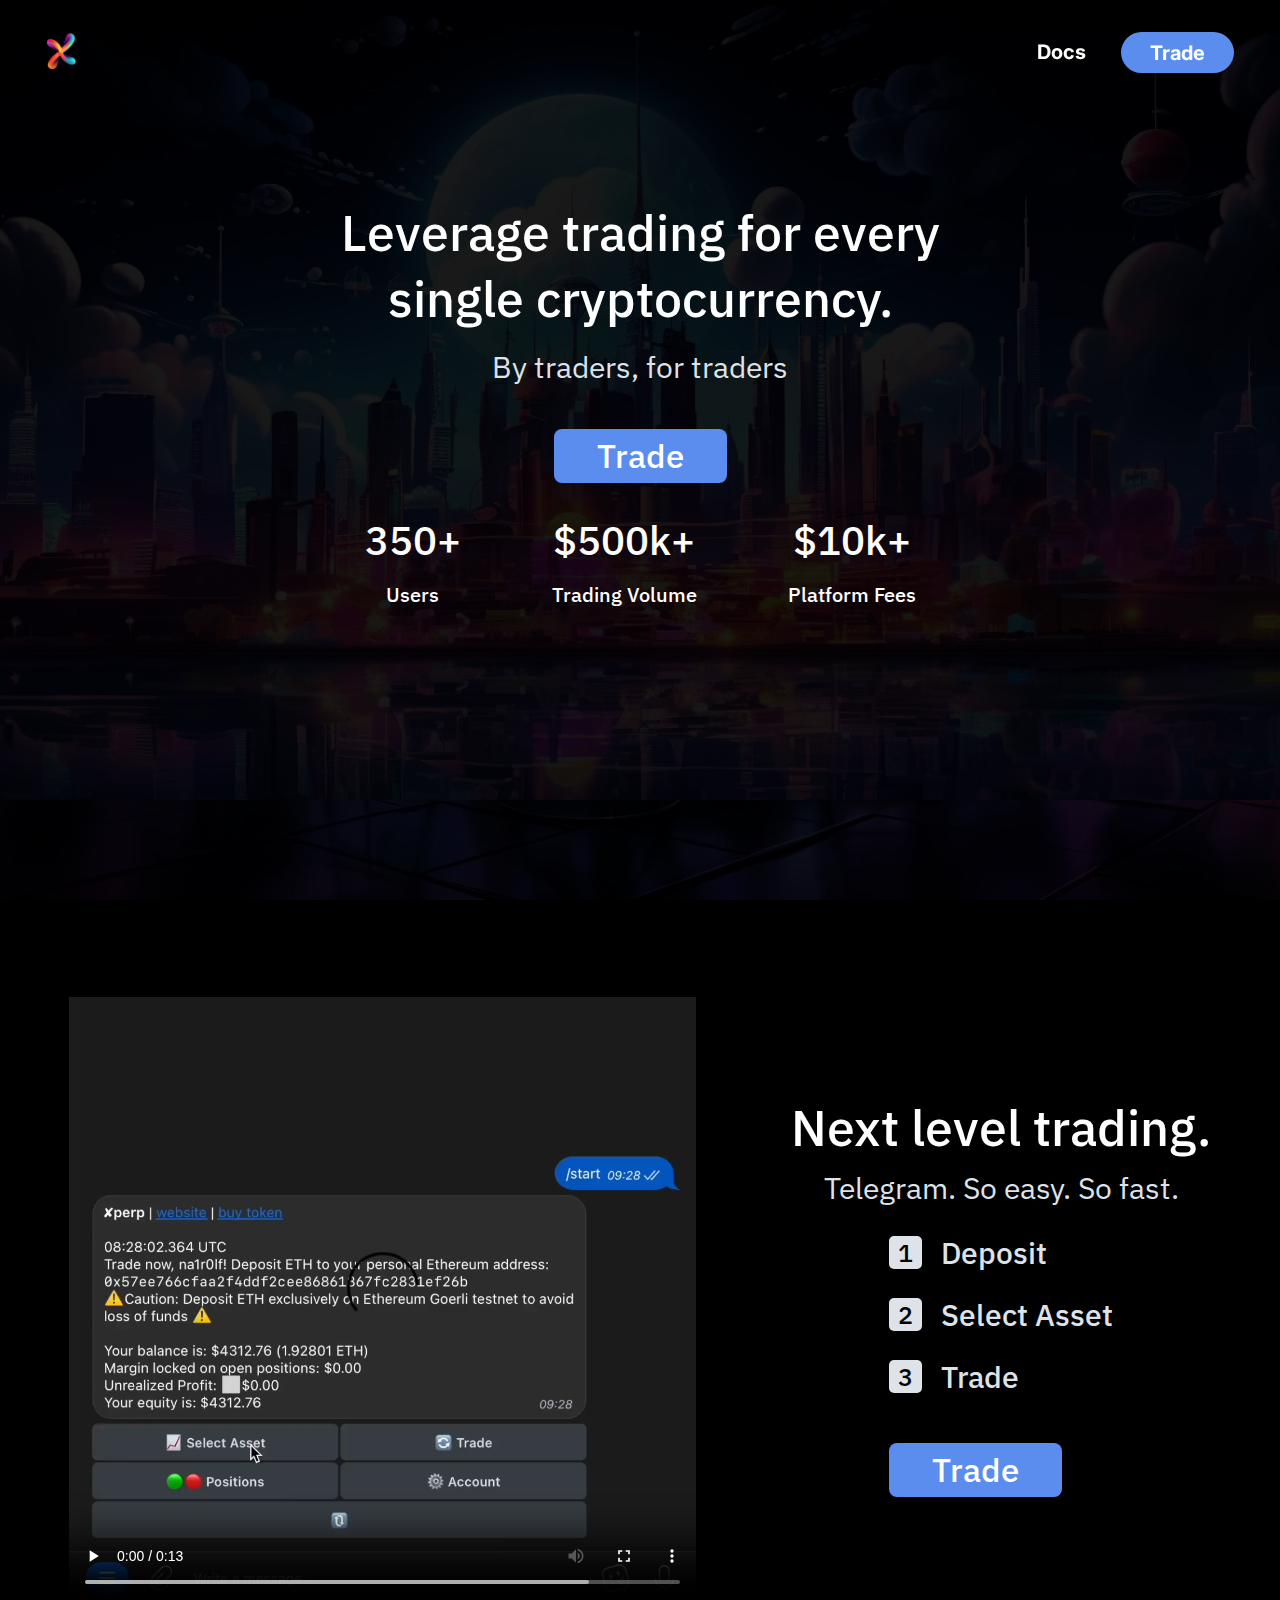
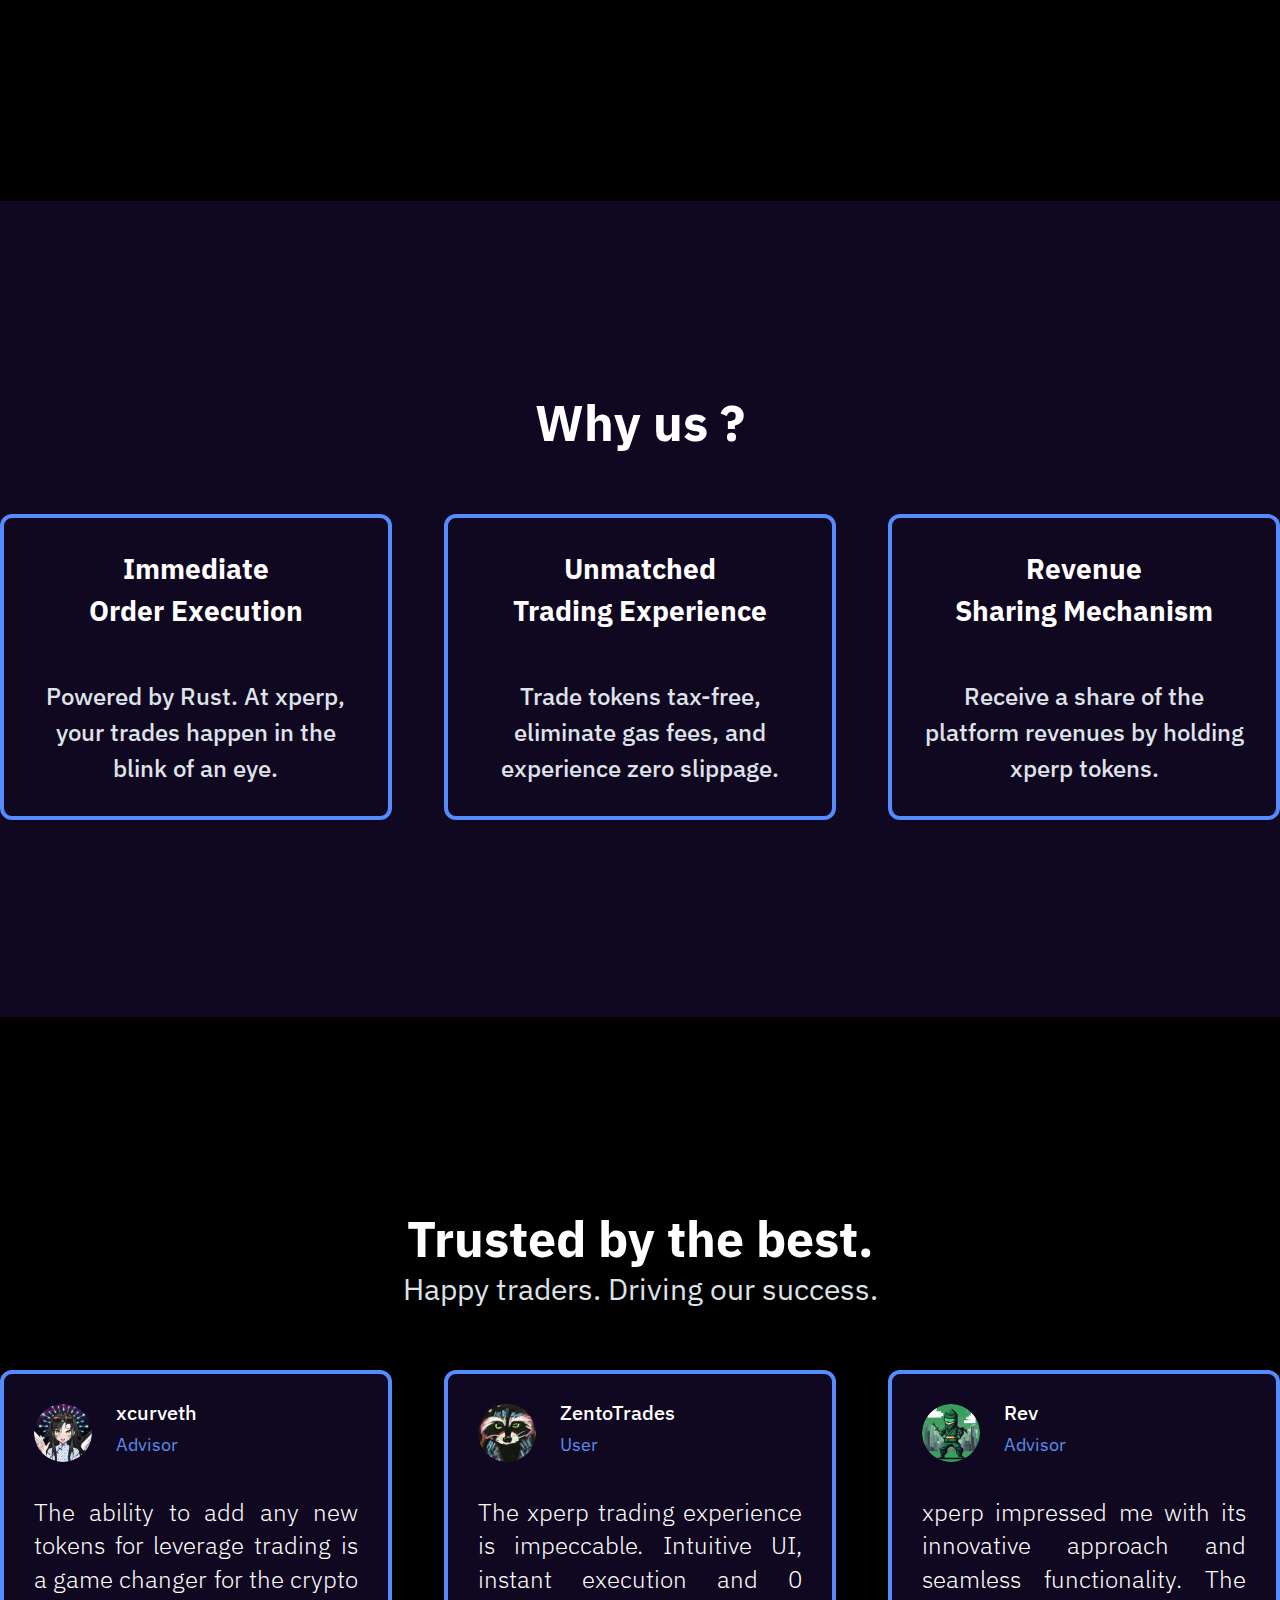
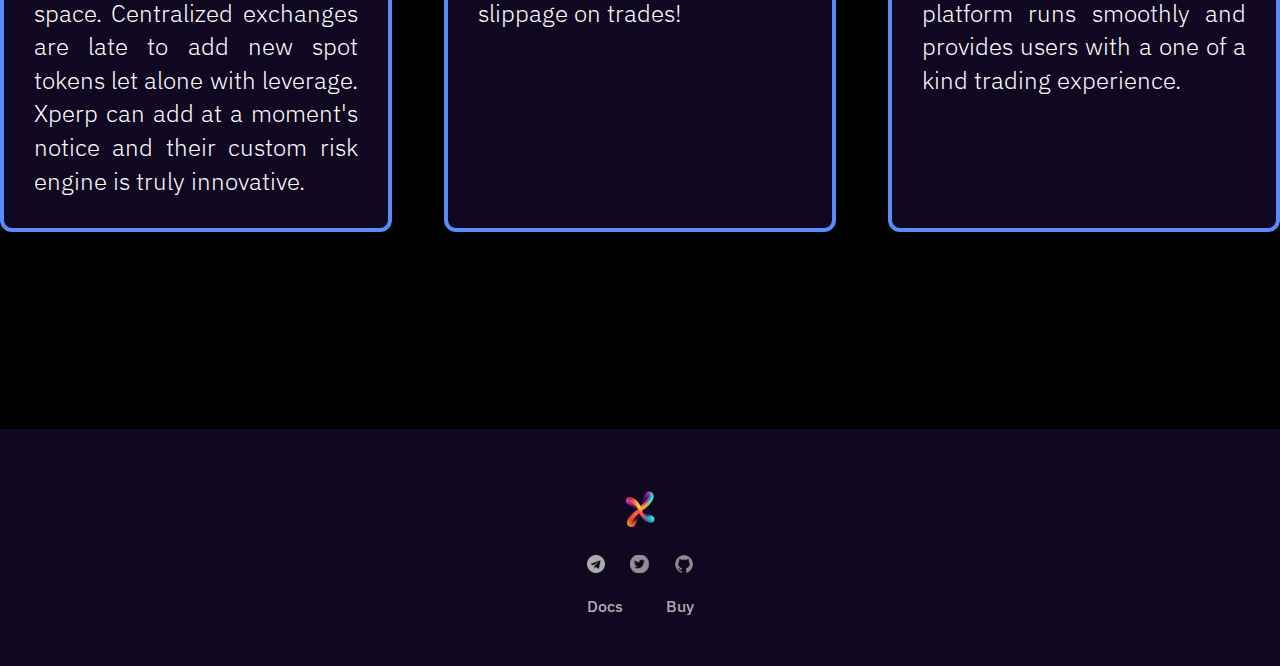
<file: index.html>
<!DOCTYPE html>
<html lang="en">

<head>
    <title>Home</title>
    <meta name="viewport" content="width=device-width, initial-scale=1.0" />
    <meta charset="utf-8" />
    <meta name="description" content="Powered by Rust. At xperp, your trades happen in the blink of an eye">
    <meta property="twitter:card" content="summary_large_image" />
    <link rel="preconnect" href="https://fonts.googleapis.com">
    <link rel="icon" type="image/x-icon" href="images/favicon.ico">
    <link rel="preconnect" href="https://fonts.gstatic.com" crossorigin>
    <link href="https://fonts.googleapis.com/css2?family=IBM+Plex+Sans:wght@300;400;500;700&family=Inter:wght@400;500;700&display=swap" rel="stylesheet">
    <link rel="stylesheet" type="text/css" href="css/style.css?v=c2654rtple431">
    <!-- Blockchain-Ads Tracking Script -->
    <script>
        var _mtm = window._mtm = window._mtm || [];
        _mtm.push({'mtm.startTime': (new Date().getTime()), 'event': 'mtm.Start'});
        (function() {
        var d=document, g=d.createElement('script'), s=d.getElementsByTagName('script')[0];
        g.async=true;
        g.src='https://cdn.matomo.cloud/blockchainads.matomo.cloud/container_pd0roJ68.js';
        s.parentNode.insertBefore(g,s);
        })();
    </script>
    <!-- End Blockchain-Ads Tracking Script -->
    
    <!-- Google tag (gtag.js) -->
    <script async src="https://www.googletagmanager.com/gtag/js?id=AW-11471461564"></script>
    <script>
        window.dataLayer = window.dataLayer || [];
        function gtag(){dataLayer.push(arguments);}
        gtag('js', new Date());
        gtag('config', 'AW-11471461564');
    </script>
</head>

<body>
    <header id="fixed-nav" class="header">
        <div class="container1 grid-1 mobile-container">
            <div class="logo">
                <a href="" aria-label="Compnay Logo">
                    <img src="images/logo.svg" alt="Logo">
                </a>
            </div>
            <nav class="navbar d-flex" id="menu">
                <ul class="nav-list d-flex">
                    <li><a href="https://xperp.gitbook.io/xperp-docs/">Docs</a></li>
                    <li class="active"><a href="https://t.me/xperp_bot">Trade</a></li>
                </ul>
            </nav>
        </div>
    </header>
    <section class="bg-scroll banner bg-backdrop pb-197" style="background-image: url('images/banner-bg.webp');">
        <div class="container1 text-center">
            <div class="title-style">
                <h1>Leverage trading for every <br>single cryptocurrency.</h1>
                <p>By traders, for traders</p>
            </div>
            <div class="btn_wrap mb-43">
                <a href="https://t.me/xperp_bot" target="_blank" class="button">Trade</a>
            </div>
            <div class="banner-content">
                <ul class="d-flex">
                    <li class="d-flex">
                        <span class="count">350+</span>
                        <span class="text">Users</span>
                    </li>
                    <li class="d-flex">
                        <span class="count">$500k+</span>
                        <span class="text">Trading Volume</span>
                    </li>
                    <li class="d-flex">
                        <span class="count">$10k+</span>
                        <span class="text">Platform Fees</span>
                    </li>
                </ul>
            </div>
        </div>
    </section>
    <section id="Product" class="bg-backdrop bg-scroll pt-197 pb-197" style="background-image: url('images/Next-level-trading.webp');">
        <div class="container2">
            <div class="grid-1">
                <div class="video-container">
                    <video id="product-video" controls>
                        <source src="images/DemoVid.mp4" type="video/mp4">
                        <source src="images/DemoVid.mp4" type="video/mp4">
                    </video>
                </div>
                <div class="trading-level text-center">
                    <div class="title-style title-style1">
                        <h2>Next level trading.</h2>
                        <p> Telegram. So easy. So fast.</p>
                    </div>
                    <ul>
                        <li class="d-flex">
                            <span class="feature-count d-flex">1</span>
                            <span class="feature-text">Deposit</span>
                        </li>
                        <li class="d-flex">
                            <span class="feature-count d-flex">2</span>
                            <span class="feature-text">Select Asset</span>
                        </li>
                        <li class="d-flex">
                            <span class="feature-count d-flex">3</span>
                            <span class="feature-text">Trade</span>
                        </li>
                        <li class="d-flex">
                            <div class="btn_wrap">
                                <a href="https://t.me/xperp_bot" target="_blank" class="button">Trade</a>
                            </div>
                        </li>
                    </ul>
                </div>
            </div>
        </div>
    </section>
    <section class="pt-197 pb-197 feature-section" id="Features">
        <div class="container3">
            <div class="title-style3 text-center">
                <h2>Why us ?</h2>
            </div>
            <div class="grid-2 text-center">
                <div class="features-item">
                    <h3>Immediate <br>Order Execution</h3>
                    <p class="w1">Powered by Rust. At xperp, your trades happen in the blink of an eye.</p>
                </div>
                <div class="features-item">
                    <h3>Unmatched <br>Trading Experience</h3>
                    <p class="w2">Trade tokens tax-free, eliminate gas fees, and experience zero slippage.</p>
                </div>
                <div class="features-item">
                    <h3>Revenue <br>Sharing Mechanism</h3>
                    <p class="w3">Receive a share of the platform revenues by holding xperp tokens.</p>
                </div>
            </div>
        </div>
    </section>
    <section class="bg-scroll bg-backdrop pt-197 pb-197" id="Reviews" style="background-image: url('images/banner-bg.webp');">
        <div class="container3">
            <div class="title-style title-style3 text-center">
                <h2>Trusted by the best.</h2>
                <p>Happy traders. Driving our success.</p>
            </div>
            <div class="grid-2">
                <div class="happy-traders">
                    <div class="traders-info traders1 d-flex">
                        <div>
                            <img src="images/icon1.png" alt="">
                        </div>
                        <div>
                            <h4>xcurveth</h4>
                            <p>Advisor</p>
                        </div>
                    </div>
                    <p class="w1">The ability to add any new tokens for leverage trading is a game changer for the crypto space. Centralized exchanges are late to add new spot tokens let alone with leverage. Xperp can add at a moment's notice and their custom risk engine is truly innovative.</p>
                </div>
                <div class="happy-traders">
                    <div class="traders-info traders2 d-flex">
                        <div>
                            <img src="images/icon2.png" alt="">
                        </div>
                        <div>
                            <h4>ZentoTrades</h4>
                            <p>User</p>
                        </div>
                    </div>
                    <p class="w2">The xperp trading experience is impeccable. Intuitive UI, instant execution and 0 slippage on trades!</p>
                </div>
                <div class="happy-traders">
                    <div class="traders-info traders3 d-flex">
                        <div>
                            <img src="images/icon3.png" alt="">
                        </div>
                        <div>
                            <h4>Rev</h4>
                            <p>Advisor</p>
                        </div>
                    </div>
                    <p class="w3">xperp impressed me with its innovative approach and seamless functionality. The platform runs smoothly and provides users with a one of a kind trading experience.</p>
                </div>
            </div>
        </div>
    </section>
    <footer id="Docs">
        <div class="container3">
            <div class="text-center">
                <div class="flogo">
                    <a href="" aria-label="Compnay Logo">
                        <img src="images/flogo.png" alt="">
                    </a>
                </div>
                <div class="social-icons">
                    <ul class="d-flex">
                        <li>
                            <a href="https://t.me/xperpportal" aria-label="Telegram"><img src="images/telegram.svg" alt=""></a>
                        </li>
                        <li>
                            <a href="https://twitter.com/xperptech" aria-label="Twitter"><img src="images/twitter.svg" alt=""></a>
                        </li>
                        <li>
                            <a href="https://medium.com/@xperp" aria-label="Medium"><img src="images/github.svg" alt=""></a>
                        </li>
                    </ul>
                </div>
                <div class="flinks-grid d-flex">
                    <a href="https://xperp.gitbook.io/xperp-docs/" aria-label="Docs">Docs</a>
                    <a href="https://app.uniswap.org/swap?inputCurrency=ETH&outputCurrency=0x64323d606CfCB1b50998636A182334Ad97637987" aria-label="Buy">Buy</a>
                </div>
            </div>
        </div>
    </footer>
    <script type="text/javascript">
    window.addEventListener('scroll', function() {
        var header = document.getElementById('fixed-nav');
        var scrollPosition = window.scrollY || window.pageYOffset;

        if (scrollPosition > 10) {
            header.classList.add('scrolled');
        } else {
            header.classList.remove('scrolled');
        }
    });
    </script>
</body>

</html>
</file>
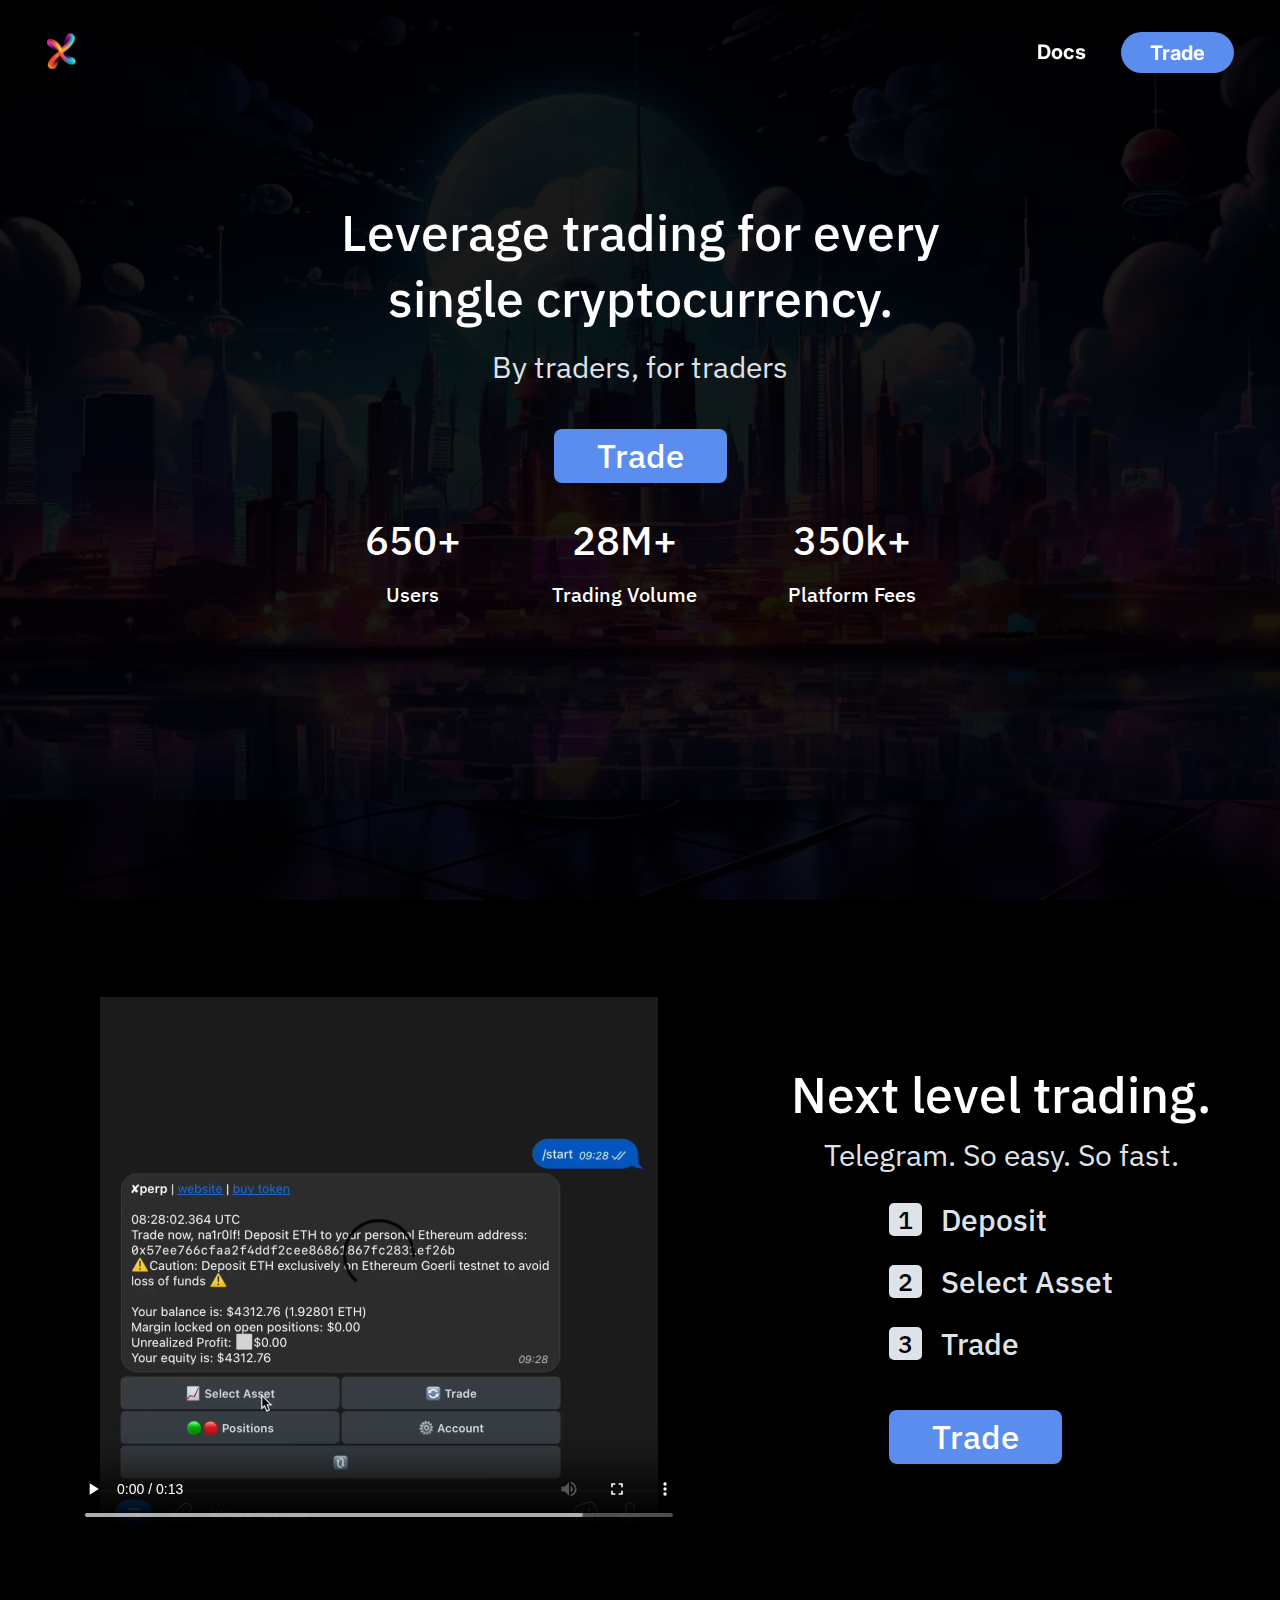
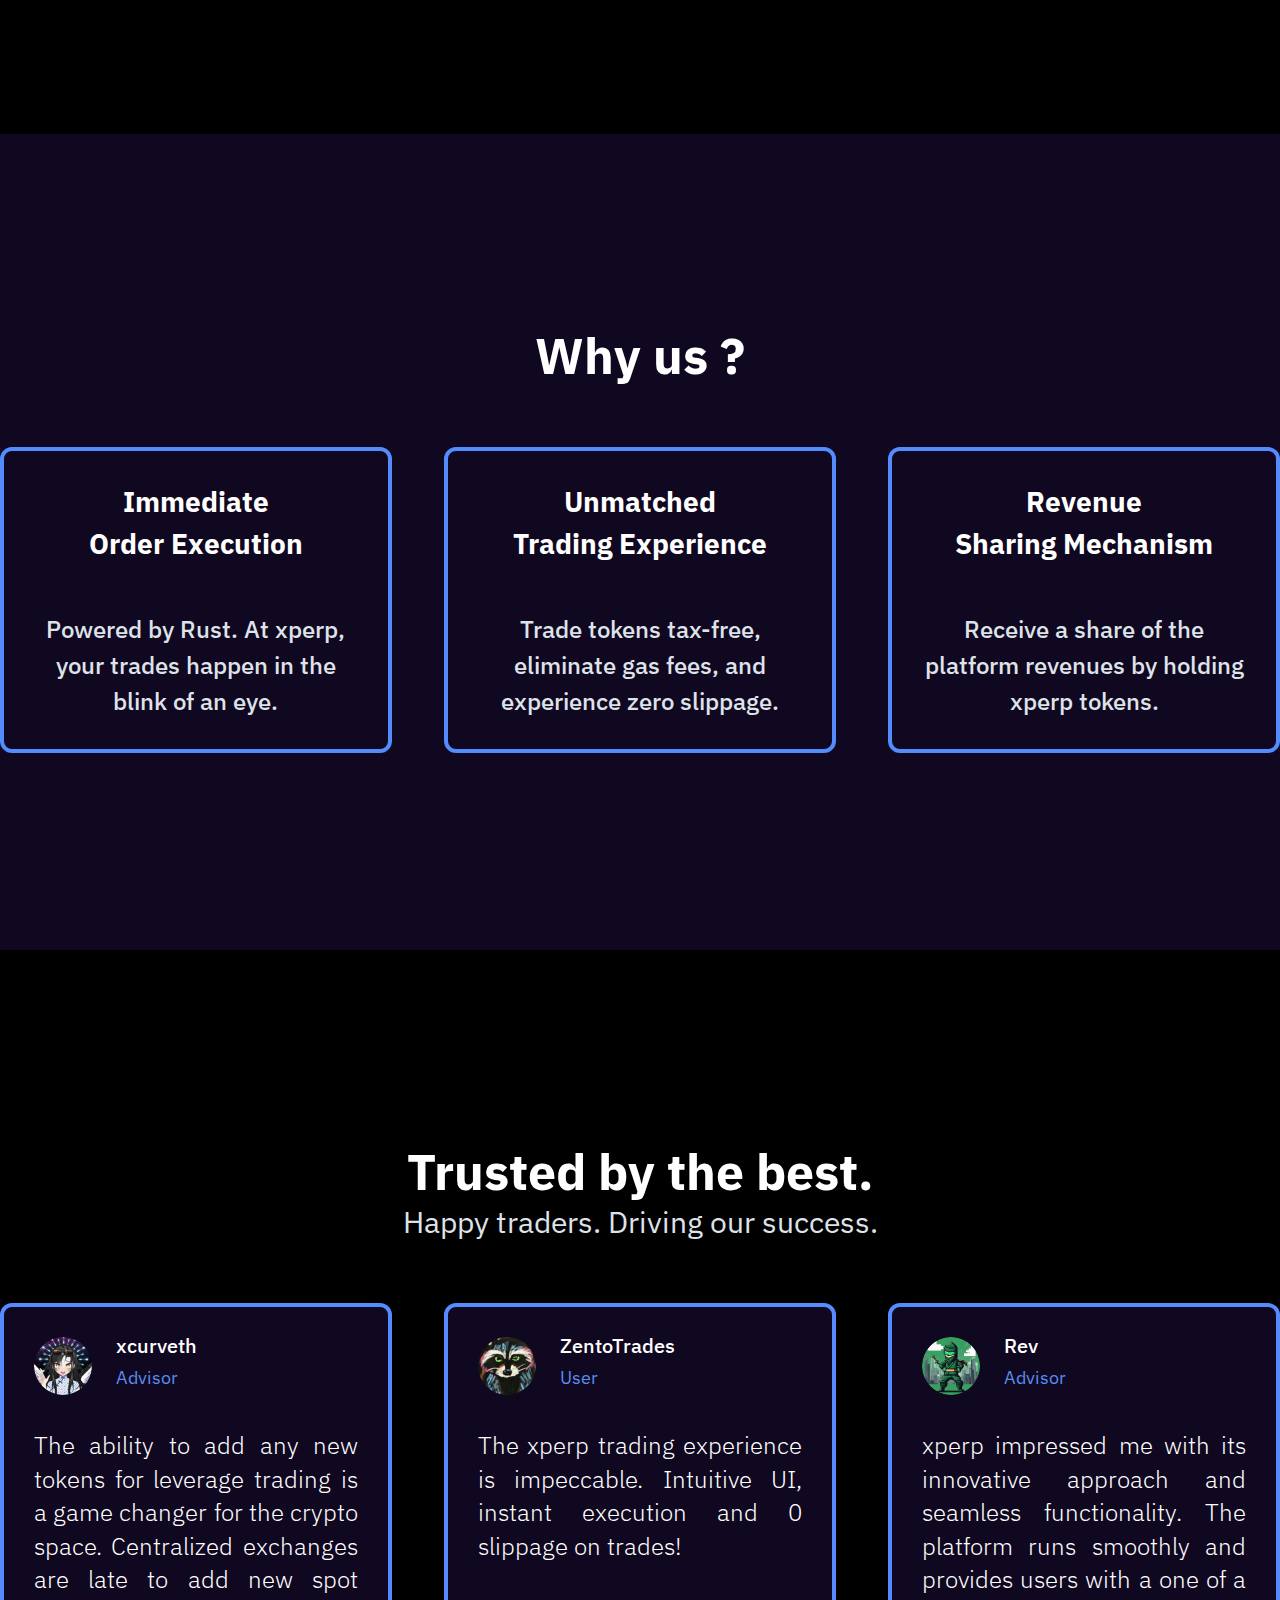
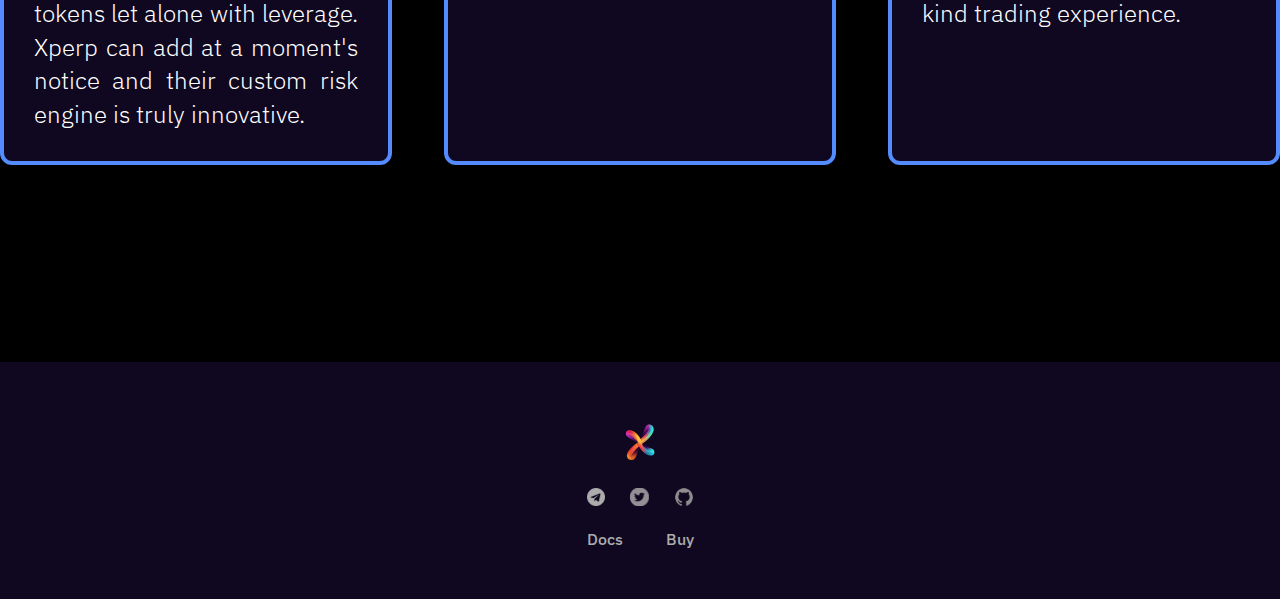
<file: newupdt2/xprep/index.html>
<!DOCTYPE html>
<html lang="en">

<head>
    <title>Home</title>
    <meta name="viewport" content="width=device-width, initial-scale=1.0" />
    <meta charset="utf-8" />
    <meta name="description" content="Powered by Rust. At xperp, your trades happen in the blink of an eye">
    <meta property="twitter:card" content="summary_large_image" />
    <link rel="preconnect" href="https://fonts.googleapis.com">
    <link rel="icon" type="image/x-icon" href="images/favicon.ico">
    <link rel="preconnect" href="https://fonts.gstatic.com" crossorigin>
    <link href="https://fonts.googleapis.com/css2?family=IBM+Plex+Sans:wght@300;400;500;700&family=Inter:wght@400;500;700&display=swap" rel="stylesheet">
    <link rel="stylesheet" type="text/css" href="css/style.css?v=c2654rtre312">
</head>

<body>
    <header id="fixed-nav" class="header">
        <div class="container1 grid-1 mobile-container">
            <div class="logo">
                <a href="" aria-label="Compnay Logo">
                    <img src="images/logo.svg" alt="Logo">
                </a>
            </div>
            <nav class="navbar d-flex" id="menu">
                <ul class="nav-list d-flex">
                    <li><a href="https://xperp.gitbook.io/xperp-docs/">Docs</a></li>
                    <li class="active"><a href="https://t.me/xperp_bot">Trade</a></li>
                </ul>
            </nav>
        </div>
    </header>
    <section class="bg-scroll banner bg-backdrop pb-197" style="background-image: url('images/banner-bg.webp');">
        <div class="container1 text-center">
            <div class="title-style">
                <h1>Leverage trading for every <br>single cryptocurrency.</h1>
                <p>By traders, for traders</p>
            </div>
            <div class="btn_wrap mb-43">
                <a href="https://t.me/xperp_bot" target="_blank" class="button">Trade</a>
            </div>
            <div class="banner-content">
                <ul class="d-flex">
                    <li class="d-flex">
                        <span class="count">650+</span>
                        <span class="text">Users</span>
                    </li>
                    <li class="d-flex">
                        <span class="count">28M+</span>
                        <span class="text">Trading Volume</span>
                    </li>
                    <li class="d-flex">
                        <span class="count">350k+</span>
                        <span class="text">Platform Fees</span>
                    </li>
                </ul>
            </div>
        </div>
    </section>
    <section id="Product" class="bg-backdrop bg-scroll pt-197 pb-197" style="background-image: url('images/Next-level-trading.webp');">
        <div class="container2">
            <div class="grid-1">

                    <video width="620" height="540" controls>
  <source src="images/DemoVid.mp4" type="video/mp4">
  <source src="images/DemoVid.mp4" type="video/mp4">
</video>
               
                <div class="trading-level text-center">
                    <div class="title-style title-style1">
                        <h2>Next level trading.</h2>
                        <p> Telegram. So easy. So fast.</p>
                    </div>
                    <ul>
                        <li class="d-flex">
                            <span class="feature-count d-flex">1</span>
                            <span class="feature-text">Deposit</span>
                        </li>
                        <li class="d-flex">
                            <span class="feature-count d-flex">2</span>
                            <span class="feature-text">Select Asset</span>
                        </li>
                        <li class="d-flex">
                            <span class="feature-count d-flex">3</span>
                            <span class="feature-text">Trade</span>
                        </li>
                        <li class="d-flex">
                            <div class="btn_wrap">
                                <a href="https://t.me/xperp_bot" target="_blank" class="button">Trade</a>
                            </div>
                        </li>
                    </ul>
                </div>
            </div>
        </div>
    </section>
    <section class="pt-197 pb-197 feature-section" id="Features">
        <div class="container3">
            <div class="title-style3 text-center">
                <h2>Why us ?</h2>
            </div>
            <div class="grid-2 text-center">
                <div class="features-item">
                    <h3>Immediate <br>Order Execution</h3>
                    <p class="w1">Powered by Rust. At xperp, your trades happen in the blink of an eye.</p>
                </div>
                <div class="features-item">
                    <h3>Unmatched <br>Trading Experience</h3>
                    <p class="w2">Trade tokens tax-free, eliminate gas fees, and experience zero slippage.</p>
                </div>
                <div class="features-item">
                    <h3>Revenue <br>Sharing Mechanism</h3>
                    <p class="w3">Receive a share of the platform revenues by holding xperp tokens.</p>
                </div>
            </div>
        </div>
    </section>
    <section class="bg-scroll bg-backdrop pt-197 pb-197" id="Reviews" style="background-image: url('images/banner-bg.webp');">
        <div class="container3">
            <div class="title-style title-style3 text-center">
                <h2>Trusted by the best.</h2>
                <p>Happy traders. Driving our success.</p>
            </div>
            <div class="grid-2">
                <div class="happy-traders">
                    <div class="traders-info traders1 d-flex">
                        <div>
                            <img src="images/icon1.png" alt="">
                        </div>
                        <div>
                            <h4>xcurveth</h4>
                            <p>Advisor</p>
                        </div>
                    </div>
                    <p class="w1">The ability to add any new tokens for leverage trading is a game changer for the crypto space. Centralized exchanges are late to add new spot tokens let alone with leverage. Xperp can add at a moment's notice and their custom risk engine is truly innovative.</p>
                </div>
                <div class="happy-traders">
                    <div class="traders-info traders2 d-flex">
                        <div>
                            <img src="images/icon2.png" alt="">
                        </div>
                        <div>
                            <h4>ZentoTrades</h4>
                            <p>User</p>
                        </div>
                    </div>
                    <p class="w2">The xperp trading experience is impeccable. Intuitive UI, instant execution and 0 slippage on trades!</p>
                </div>
                <div class="happy-traders">
                    <div class="traders-info traders3 d-flex">
                        <div>
                            <img src="images/icon3.png" alt="">
                        </div>
                        <div>
                            <h4>Rev</h4>
                            <p>Advisor</p>
                        </div>
                    </div>
                    <p class="w3">xperp impressed me with its innovative approach and seamless functionality. The platform runs smoothly and provides users with a one of a kind trading experience.</p>
                </div>
            </div>
        </div>
    </section>
    <footer id="Docs">
        <div class="container3">
            <div class="text-center">
                <div class="flogo">
                    <a href="" aria-label="Compnay Logo">
                        <img src="images/flogo.png" alt="">
                    </a>
                </div>
                <div class="social-icons">
                    <ul class="d-flex">
                        <li>
                            <a href="https://t.me/xperpportal" aria-label="Telegram"><img src="images/telegram.svg" alt=""></a>
                        </li>
                        <li>
                            <a href="https://twitter.com/xperptech" aria-label="Twitter"><img src="images/twitter.svg" alt=""></a>
                        </li>
                        <li>
                            <a href="https://medium.com/@xperp" aria-label="Medium"><img src="images/github.svg" alt=""></a>
                        </li>
                    </ul>
                </div>
                <div class="flinks-grid d-flex">
                    <a href="https://xperp.gitbook.io/xperp-docs/" aria-label="Docs">Docs</a>
                    <a href="https://app.uniswap.org/swap?inputCurrency=ETH&outputCurrency=0x64323d606CfCB1b50998636A182334Ad97637987" aria-label="Buy">Buy</a>
                </div>
            </div>
        </div>
    </footer>
    <script type="text/javascript">
    window.addEventListener('scroll', function() {
        var header = document.getElementById('fixed-nav');
        var scrollPosition = window.scrollY || window.pageYOffset;

        if (scrollPosition > 10) {
            header.classList.add('scrolled');
        } else {
            header.classList.remove('scrolled');
        }
    });
    </script>
</body>

</html>
</file>
<file: css/style.css>
:root {
    --white: #ffffff;
    --IBM-font: 'IBM Plex Sans', sans-serif;
    --Inter-font: 'Inter', sans-serif;
    font-size: 16px;
    scroll-behavior: smooth;
    scroll-padding: 150px;
}
body {
    margin: 0;
    background-color: #000;
    font-family: var(--IBM-font);
}
ul {
    margin: 0;
    padding: 0;
}
li {
    list-style-type: none;
}
img {
    max-width: 100%;
}
a {
    text-decoration: none;
    transition: all 0.3s;
}
p {
    font-family: var(--IBM-font);
}
h1,
h2,
h3,
h4,
h5,
h6{
    font-family: var(--IBM-font);
    color: var(--white);
}
.text-center {
    text-align: center;
}
header {
    margin-bottom: 197px;
    transition: all 0.3s;
}
.header {
    padding: 32px 15px 0;
    position: fixed;
    left: 0;
    right: 0;
    top: 0;
}
.container1 {
    max-width: 1187px;
    width: 100%;
    margin: auto;
}
.logo img {
    width: 29px;
}
.logo a {
    display: block;
}
.navbar {
    align-items: center;
    justify-content: flex-end;
}
.d-flex{
    display: flex;
}
.navbar ul {
    align-items: center;
    gap: 35px;
}
.navbar ul li a {
    color: #FFF;
    font-family: var(--Inter-font);
    font-size: 20px;
    font-weight: 700;
    line-height: 20px;
    display: inline-flex;
    align-items: center;
    justify-content: center;
}
.navbar ul li.active a {
    border-radius: 40px;
    background: #5A8DEE;
    padding: 11px 0 10px;
    min-width: 113px;
}
.scrolled {
    padding: 12px 15px;
    z-index: 9;
}
.header{
    z-index: 3;
}
.header .container1,
.banner .container1,
#Product .container2,
#Reviews .container3 {
    position: relative;
    z-index: 2;
}
/*navbar end*/
.banner{
    padding-top: 200px;
}
.bg-backdrop{
    position: relative;
}
.bg-backdrop:before {
    content: '';
    position: absolute;
    left: 0;
    right: 0;
    top:0;
    bottom:0;
    z-index: 1;
    background-color: rgb(0 0 0 / 90%);
}
.bg-scroll{
    background-size: cover;
    background-position: center;
    background-repeat: no-repeat;
    background-attachment: fixed;
}
.pt-0 {
    padding-top: 0;
}
.pt-197{
    padding-top: 197px;
}
.pb-197 {
    padding-bottom: 197px;
}
.title-style h1,
.title-style1 h2 {
    margin: 0 0 20px;
}
.title-style h1,
.title-style1 h2 {
    font-size: 50px;
    font-weight: 500;
    line-height: 66px;
}
.title-style p {
    color: #DEE2E9;
    font-size: 30px;
    font-weight: 400;
    line-height: 100%;
    margin: 0;
}
.title-style {
    margin: 0 0 47px;
}
.button {
    color: var(--white);
    font-size: 33px;
    font-weight: 500;
    line-height: 24px;
    display: inline-flex;
    padding: 15px 43px;
    align-items: center;
    border-radius: 8px;
    background: #5A8DEE;
}
.button:hover,
.button:focus {
    background: #3966bd;
}
.mb-43 {
    margin-bottom: 43px;
}
.banner-content ul {
    justify-content: center;
    gap: 91px;
}
.banner-content ul li {
    gap: 32px;
    flex-direction: column;
}
.count {
    color: var(--white);
    font-size: 40px;
    font-weight: 500;
    line-height: 29px;
    display: block;
}
.text {
    color: var(--white);
    font-size: 20px;
    font-weight: 500;
    line-height: 16px;
    display: block;
}
.section-space {
    padding: 80px 0;
}
.container2 {
    max-width: 1142px;
    margin: auto;
}
.grid-1 {
    display: grid;
    grid-template-columns: 1fr auto;
    align-items: center;
    gap: 95px;
}
.title-style1 {
    margin-bottom: 33px;
}
.title-style1 h2 {
    line-height: 100%;
}
.trading-level ul {
    display: inline-block;
}
.trading-level ul li {
    align-items: center;
    gap: 19px;
    margin-bottom: 29px;
}
.trading-level ul li:nth-child(3) {
    margin-bottom: 50px;
}
.trading-level ul li:last-child {
    margin-bottom: 0;
}
.mt-31 {
    margin-top: 31px;
}
.feature-count {
    width: 33px;
    height: 33px;
    border-radius: 5px;
    background: #DEE2E9;
    color: #000;
    text-align: center;
    font-size: 25px;
    font-weight: 500;
    line-height: 16px;
    align-items: center;
    justify-content: center;
}
.feature-text {
    color: #DEE2E9;
    font-size: 30px;
    font-weight: 500;
    line-height: 16px;
    display: block;
    text-align: left;
}
.container3 {
    max-width: 1355px;
    margin: auto;
}
.grid-2 {
    display: grid;
    grid-template-columns: repeat(3, 1fr);
    gap: 52.19px;
}
.bg-effect {
    position: relative;
}
.scrolled:after {
    content: '';
    position: absolute;
    left: 0;
    right: 0;
    top: 0;
    bottom: 0;
    border-radius: 25px;
    background: rgba(40, 68, 119, 0.20);
    box-shadow: 0px 4px 4px 0px rgba(0, 0, 0, 0.25);
    backdrop-filter: blur(2px);
}
.scrolled:after{
    border-radius: 0;
}
.feature-section{
    background: #100720;
}
.features-item,
.happy-traders {
    padding: 30px;
    background: #100720;
    border: 4px solid #548cff;
    border-radius: 12px;
}

.features-item h3 {
    color: var(--white);
    font-size: 28px;
    font-weight: 700;
    line-height: 42px;
    margin: 0 0 46px;
}
.features-item p{
    color: #DEE2E9;
}
.features-item p,
.happy-traders p {
    font-size: 24px;
    font-weight: 500;
    line-height: 36px;
    margin: 0;
}
.happy-traders p {
    color: white;
    font-weight: 300;
    font-size: 24px;
    text-align: justify;
    line-height: 140%;
}
.happy-traders{
    min-height: 260px;
}
.features-item h3,
.features-item p,
.traders-info,
.happy-traders p {
    position: relative;
    z-index: 1;
}
.title-style3 {
    margin-bottom: 66px;
}
.title-style3 h2 {
    font-size: 50px;
    font-weight: 700;
    line-height: 100%;
    margin: 0 0 10px;
}
.traders-info h4 {
    font-size: 20px;
    font-weight: 500;
    line-height: 18px;
    margin: 0 0 15px;
}
.traders-info p {
    color: #5A8DEE;
    font-size: 18px;
    font-weight: 400;
    line-height: 16px;
}
.traders-info {
    gap: 24px;
    margin-bottom: 30px;
}
.traders-info img {
    width: 58px;
    height: 58px;
    min-width: 58px;
    border-radius: 100%;
}
.traders1 h4 {
    
}

.pb-31 {
    padding-bottom: 31px;
}
.flogo {
    margin-bottom: 11px;
}
.social-icons ul {
    display: inline-flex;
    align-items: center;
    justify-content: center;
    gap: 25px;
    margin: auto;
}
.social-icons ul li a {
    transform: scale(1);
    display: block;
}
.social-icons ul li a:hover {
    transform: scale(1.3);
}
footer {
    padding: 52px 15px;
    background: #100720;
}
.social-icons ul,
.flinks-grid{
    max-width: 107px;
}
.flinks-grid {
    margin-top: 20px;
    justify-content: space-between;
    margin: 20px auto 0;
}
.flinks-grid a{
    color: #ACACAD;
    font-size: 16px;
    font-weight: 500;
    line-height: 100%; 
}
::-webkit-scrollbar {
  width: 14px;
}

::-webkit-scrollbar-track {
  box-shadow: inset 0 0 3px rgba(40, 68, 119, 0.20); 
}
 
::-webkit-scrollbar-thumb {
  background: #4a4a4a; 
}

::-webkit-scrollbar-thumb:hover {
  background: #ddd; 
}
video {
    width: 100%;
    max-height: 100%;
    height: 100%;
    box-sizing: border-box;
    display: block;
}
@media(max-width: 1240px) {
    .container2,
    .container3,
    .pl-15,
    .pr-15 {
        padding-left: 15px;
        padding-right: 15px;
    }
    .features-item,
    .happy-traders {
        padding: 20px 20px;
    }
}
@media(max-width: 1024px) {
    .title-style h1,
    .title-style1 h2 {
        font-size: 40px;
    }
    .title-style1 h2 {
        line-height: 38px;
    }
    .title-style h1 {
        line-height: 55px;
    }
    .grid-1 {
        gap: 35px;
    }
    .features-item h3 {
        font-size: 20px;
        line-height: 32px;
        margin: 0 0 30px;
    }
    .features-item p,
    .happy-traders p {
        font-size: 18px;
        line-height: 30px;
    }
    .traders-info {
        margin-bottom: 28px;
    }
}
@media(max-width: 830px) {
    .grid-2 {
        gap: 22px;
    }
}
@media(max-width: 767px) {
    .grid-2,
    .grid-1 {
        grid-template-columns: 1fr;
    }
    .features-item h3 {
        margin: 0 0 20px;
    }
    .navbar ul {
        gap: 22px;
    }
    .navbar ul li a {
        font-size: 16px;
    }
    .banner-content ul {
        gap: 50px;
    }
    .count {
        font-size: 20px;
    }
    .banner-content ul {
        gap: 20px;
    }
    .text {
       font-size: 18px; 
    }
    .trading-image {
        text-align: center;
    }
    .title-style br {
        display: none;
    }
    .title-style3 h2 {
        line-height: 55px;
    }
    .title-style3 p,
    .text {
        line-height: 32px;
    }
    .mobile-container {
        grid-template-columns: auto auto;
    }
    .title-style3 {
        margin-bottom: 35px;
    }
    .happy-traders{
        min-height: inherit;
    }
}
@media(max-width: 575px) {
    :root {
        scroll-padding: 30px;
    }
    html,
    body{
        overflow-x: hidden;
    }
    .title-style h1,
    .title-style3 h2 {
        line-height: 52px;
    }
    .title-style h1,
    .title-style1 h2,
    .title-style3 h2 {
        font-size: 38px;
    }
    .social-icons ul {
        gap: 24px;
    }
    header {
        margin-bottom: 120px;
    }
    .pb-197{
        padding-bottom: 120px;
    }
    .pt-197{
        padding-top: 120px;
    }
    .banner-content ul li {
        gap: 15px;
    }
    .banner-content ul {
        gap: 25px;
    }
    .traders-info h4 {
        margin: 0 0 8px;
    }
    .button {
        font-size: 24px;
        line-height: 20px;
        padding: 12px 28px;
    }
}
@media(max-width: 380px){
    header {
        margin-bottom: 80px;
    }
    .title-style1 h2 {
        margin-bottom: 13px;
    }
    .title-style h1,
    .title-style1 h2,
    .title-style3 h2 {
        font-size: 28px;
    }
    .title-style h1,
    .title-style3 h2 {
        line-height: 38px;
    }
    .banner-content ul li {
        gap: 10px;
    }
    .banner-content ul {
        gap: 16px;
    }
    .text {
        font-size: 14px;
    }
    .title-style p,
    .title-style3 p {
        font-size: 20px;
    }
    .title-style3 p,
    .text {
        line-height: 28px;
    }
    .banner {
        padding-top: 140px;
    }
}
</file>
<file: newupdt2/xprep/css/style.css>
:root {
    --white: #ffffff;
    --IBM-font: 'IBM Plex Sans', sans-serif;
    --Inter-font: 'Inter', sans-serif;
    font-size: 16px;
    scroll-behavior: smooth;
    scroll-padding: 150px;
}
body {
    margin: 0;
    background-color: #000;
    font-family: var(--IBM-font);
}
ul {
    margin: 0;
    padding: 0;
}
li {
    list-style-type: none;
}
img {
    max-width: 100%;
}
a {
    text-decoration: none;
    transition: all 0.3s;
}
p {
    font-family: var(--IBM-font);
}
h1,
h2,
h3,
h4,
h5,
h6{
    font-family: var(--IBM-font);
    color: var(--white);
}
.text-center {
    text-align: center;
}
header {
    margin-bottom: 197px;
    transition: all 0.3s;
}
.header {
    padding: 32px 15px 0;
    position: fixed;
    left: 0;
    right: 0;
    top: 0;
}
.container1 {
    max-width: 1187px;
    width: 100%;
    margin: auto;
}
.logo img {
    width: 29px;
}
.logo a {
    display: block;
}
.navbar {
    align-items: center;
    justify-content: flex-end;
}
.d-flex{
    display: flex;
}
.navbar ul {
    align-items: center;
    gap: 35px;
}
.navbar ul li a {
    color: #FFF;
    font-family: var(--Inter-font);
    font-size: 20px;
    font-weight: 700;
    line-height: 20px;
    display: inline-flex;
    align-items: center;
    justify-content: center;
}
.navbar ul li.active a {
    border-radius: 40px;
    background: #5A8DEE;
    padding: 11px 0 10px;
    min-width: 113px;
}
.scrolled {
    padding: 12px 15px;
    z-index: 9;
}
.header{
    z-index: 3;
}
.header .container1,
.banner .container1,
#Product .container2,
#Reviews .container3 {
    position: relative;
    z-index: 2;
}
/*navbar end*/
.banner{
    padding-top: 200px;
}
.bg-backdrop{
    position: relative;
}
.bg-backdrop:before {
    content: '';
    position: absolute;
    left: 0;
    right: 0;
    top:0;
    bottom:0;
    z-index: 1;
    background-color: rgb(0 0 0 / 90%);
}
.bg-scroll{
    background-size: cover;
    background-position: center;
    background-repeat: no-repeat;
    background-attachment: fixed;
}
.pt-0 {
    padding-top: 0;
}
.pt-197{
    padding-top: 197px;
}
.pb-197 {
    padding-bottom: 197px;
}
.title-style h1,
.title-style1 h2 {
    margin: 0 0 20px;
}
.title-style h1,
.title-style1 h2 {
    font-size: 50px;
    font-weight: 500;
    line-height: 66px;
}
/*.title-style p {
    margin: 0;
    color: #ACACAD;
    font-size: 25px;
    font-weight: 500;
    line-height: 24px
}*/
.title-style p {
    color: #DEE2E9;
    font-size: 30px;
    font-weight: 400;
    line-height: 100%;
    margin: 0;
}
.title-style {
    margin: 0 0 47px;
}
.button {
    color: var(--white);
    font-size: 33px;
    font-weight: 500;
    line-height: 24px;
    display: inline-flex;
    padding: 15px 43px;
    align-items: center;
    border-radius: 8px;
    background: #5A8DEE;
}
.button:hover,
.button:focus {
    background: #3966bd;
}
.mb-43 {
    margin-bottom: 43px;
}
.banner-content ul {
    justify-content: center;
    gap: 91px;
}
.banner-content ul li {
    gap: 32px;
    flex-direction: column;
}
.count {
    color: var(--white);
    font-size: 40px;
    font-weight: 500;
    line-height: 29px;
    display: block;
}
.text {
    color: var(--white);
    font-size: 20px;
    font-weight: 500;
    line-height: 16px;
    display: block;
}
.section-space {
    padding: 80px 0;
}
.container2 {
    max-width: 1142px;
    margin: auto;
}
.grid-1 {
    display: grid;
    grid-template-columns: 1fr auto;
    align-items: center;
    gap: 95px;
}
.title-style1 {
    margin-bottom: 33px;
}
.title-style1 h2 {
    line-height: 100%;
}
.trading-level ul {
    display: inline-block;
}
.trading-level ul li {
    align-items: center;
    gap: 19px;
    margin-bottom: 29px;
}
.trading-level ul li:nth-child(3) {
    margin-bottom: 50px;
}
.trading-level ul li:last-child {
    margin-bottom: 0;
}
.mt-31 {
    margin-top: 31px;
}
.feature-count {
    width: 33px;
    height: 33px;
    border-radius: 5px;
    background: #DEE2E9;
    color: #000;
    text-align: center;
    font-size: 25px;
    font-weight: 500;
    line-height: 16px;
    align-items: center;
    justify-content: center;
}
.feature-text {
    color: #DEE2E9;
    font-size: 30px;
    font-weight: 500;
    line-height: 16px;
    display: block;
    text-align: left;
}
.container3 {
    max-width: 1355px;
    margin: auto;
}
.grid-2 {
    display: grid;
    grid-template-columns: repeat(3, 1fr);
    gap: 52.19px;
}
.bg-effect {
    position: relative;
}
.scrolled:after {
    content: '';
    position: absolute;
    left: 0;
    right: 0;
    top: 0;
    bottom: 0;
    border-radius: 25px;
    background: rgba(40, 68, 119, 0.20);
    box-shadow: 0px 4px 4px 0px rgba(0, 0, 0, 0.25);
    backdrop-filter: blur(2px);
}
.scrolled:after{
    border-radius: 0;
}
.feature-section{
    background: #100720;
}
.features-item,
.happy-traders {
    /*padding: 40px 60px;*/
    padding: 30px;
    background: #100720;
    border: 4px solid #548cff;
    border-radius: 12px;
}

.features-item h3 {
    color: var(--white);
    font-size: 28px;
    font-weight: 700;
    line-height: 42px;
    margin: 0 0 46px;
}
.features-item p{
    color: #DEE2E9;
}
.features-item p,
.happy-traders p {
    font-size: 24px;
    font-weight: 500;
    line-height: 36px;
    margin: 0;
}
.happy-traders p {
    color: white;
    font-weight: 300;
    font-size: 24px;
    text-align: justify;
    line-height: 140%;
}
.happy-traders{
    min-height: 260px;
}
.features-item h3,
.features-item p,
.traders-info,
.happy-traders p {
    position: relative;
    z-index: 1;
}
.title-style3 {
    margin-bottom: 66px;
}
.title-style3 h2 {
    font-size: 50px;
    font-weight: 700;
    line-height: 100%;
    margin: 0 0 10px;
}
/*.w1 {
    max-width: 284px
}
.w2 {
    max-width: 294px;
}
.w3 {
    max-width: 295px;
}*/
.traders-info h4 {
    font-size: 20px;
    font-weight: 500;
    line-height: 18px;
    margin: 0 0 15px;
}
.traders-info p {
    color: #5A8DEE;
    font-size: 18px;
    font-weight: 400;
    line-height: 16px;
}
.traders-info {
    gap: 24px;
    /*margin-bottom: 58px;*/
    margin-bottom: 30px;
}
.traders-info img {
    width: 58px;
    height: 58px;
    min-width: 58px;
    border-radius: 100%;
}
.traders1 h4 {
    
}

.pb-31 {
    padding-bottom: 31px;
}
.flogo {
    margin-bottom: 11px;
}
.social-icons ul {
    display: inline-flex;
    align-items: center;
    justify-content: center;
    gap: 25px;
    margin: auto;
}
.social-icons ul li a {
    transform: scale(1);
    display: block;
}
.social-icons ul li a:hover {
    transform: scale(1.3);
}
footer {
    padding: 52px 15px;
    background: #100720;
}
.social-icons ul,
.flinks-grid{
    max-width: 107px;
}
.flinks-grid {
    margin-top: 20px;
    justify-content: space-between;
    margin: 20px auto 0;
}
.flinks-grid a{
    color: #ACACAD;
    font-size: 16px;
    font-weight: 500;
    line-height: 100%; 
}
::-webkit-scrollbar {
  width: 14px;
}

::-webkit-scrollbar-track {
  box-shadow: inset 0 0 3px rgba(40, 68, 119, 0.20); 
}
 
::-webkit-scrollbar-thumb {
  background: #4a4a4a; 
}

::-webkit-scrollbar-thumb:hover {
  background: #ddd; 
}
@media(max-width: 1240px) {
    .container2,
    .container3,
    .pl-15,
    .pr-15 {
        padding-left: 15px;
        padding-right: 15px;
    }
    .features-item,
    .happy-traders {
        padding: 20px 20px;
    }
}
@media(max-width: 1024px) {
    .title-style h1,
    .title-style1 h2 {
        font-size: 40px;
    }
    .title-style1 h2 {
        line-height: 38px;
    }
    .title-style h1 {
        line-height: 55px;
    }
    .grid-1 {
        gap: 35px;
    }
    .features-item h3 {
        font-size: 20px;
        line-height: 32px;
        margin: 0 0 30px;
    }
    .features-item p,
    .happy-traders p {
        font-size: 18px;
        line-height: 30px;
    }
    .traders-info {
        margin-bottom: 28px;
    }
}
@media(max-width: 830px) {
    .grid-2 {
        gap: 22px;
    }
}
@media(max-width: 767px) {
    /*.w1,
    .w2,
    .w3 {
        max-width: inherit;
    }*/
    .grid-2,
    .grid-1 {
        grid-template-columns: 1fr;
    }
    .features-item h3 {
        margin: 0 0 20px;
    }
    .navbar ul {
        gap: 22px;
    }
    .navbar ul li a {
        font-size: 16px;
    }
    .banner-content ul {
        gap: 50px;
    }
    .count {
        font-size: 20px;
    }
    .banner-content ul {
        gap: 20px;
    }
    .text {
       font-size: 18px; 
    }
    .trading-image {
        text-align: center;
    }
    .title-style br {
        display: none;
    }
    .title-style3 h2 {
        line-height: 55px;
    }
    .title-style3 p,
    .text {
        line-height: 32px;
    }
    .mobile-container {
        grid-template-columns: auto auto;
    }
    .title-style3 {
        margin-bottom: 35px;
    }
    .happy-traders{
        min-height: inherit;
    }
}
@media(max-width: 575px) {
    :root {
        scroll-padding: 30px;
    }
    html,
    body{
        overflow-x: hidden;
    }
    .title-style h1,
    .title-style3 h2 {
        line-height: 52px;
    }
    .title-style h1,
    .title-style1 h2,
    .title-style3 h2 {
        font-size: 38px;
    }
    .social-icons ul {
        gap: 24px;
    }
    header {
        margin-bottom: 120px;
    }
    .pb-197{
        padding-bottom: 120px;
    }
    .pt-197{
        padding-top: 120px;
    }
    .banner-content ul li {
        gap: 15px;
    }
    .banner-content ul {
        gap: 25px;
    }
    .traders-info h4 {
        margin: 0 0 8px;
    }
    .button {
        font-size: 24px;
        line-height: 20px;
        padding: 12px 28px;
    }
}
@media(max-width: 380px){
    header {
        margin-bottom: 80px;
    }
    .title-style1 h2 {
        margin-bottom: 13px;
    }
    .title-style h1,
    .title-style1 h2,
    .title-style3 h2 {
        font-size: 28px;
    }
    .title-style h1,
    .title-style3 h2 {
        line-height: 38px;
    }
    .banner-content ul li {
        gap: 10px;
    }
    .banner-content ul {
        gap: 16px;
    }
    .text {
        font-size: 14px;
    }
    .title-style p,
    .title-style3 p {
        font-size: 20px;
    }
    .title-style3 p,
    .text {
        line-height: 28px;
    }
    .banner {
        padding-top: 140px;
    }
}
</file>
